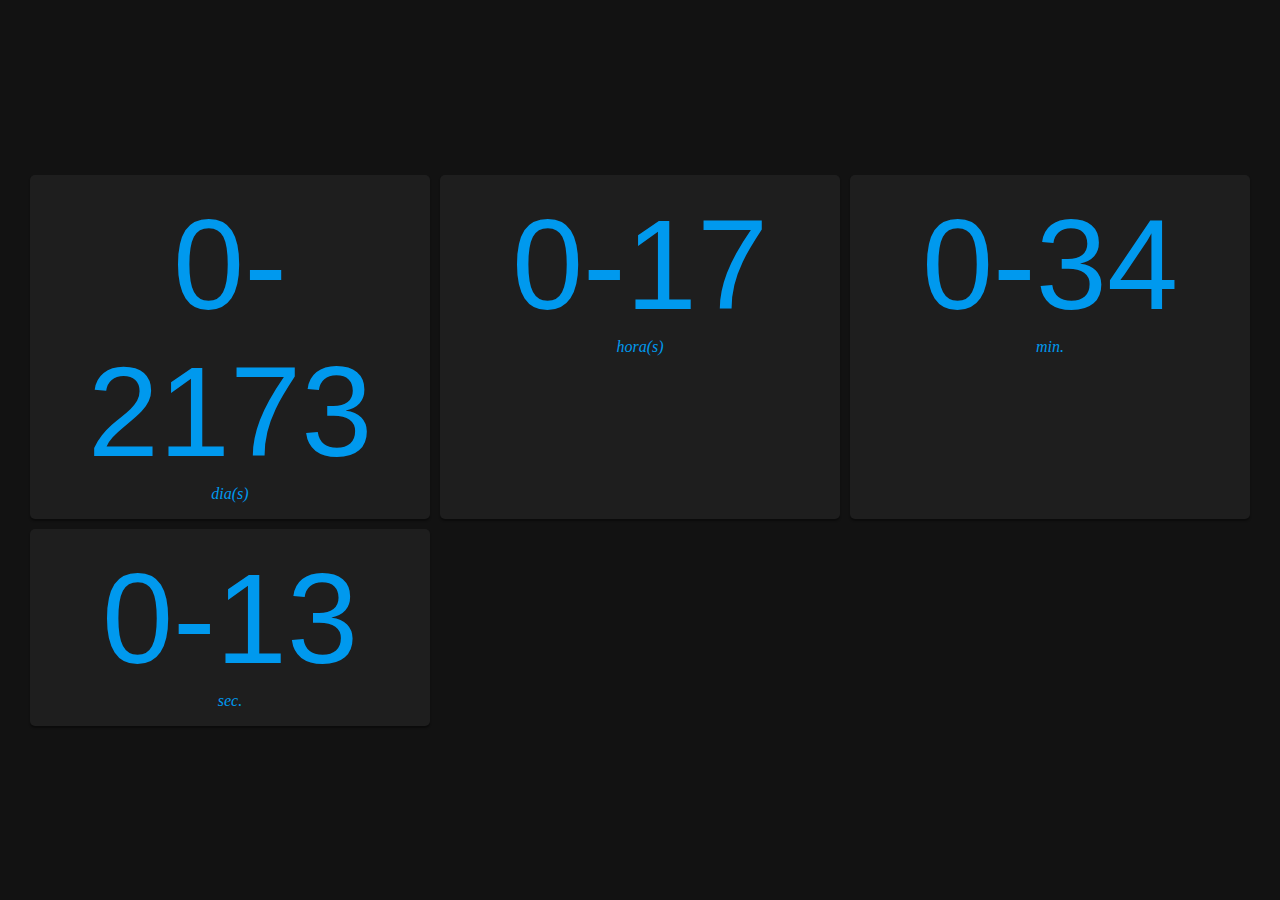
<file: index.html>
<!DOCTYPE html>
<html lang="en">
  <head>
    <meta charset="UTF-8" />
    <meta name="viewport" content="width=device-width, initial-scale=1.0" />
    <title>Countdown</title>
    <link rel="stylesheet" href="style.css" />
  </head>
  <body>
    <ul class="countdown">
      <li>
        <span data-time></span>
        <div>dia(s)</div>
      </li>
      <li>
        <span data-time></span>
        <div>hora(s)</div>
      </li>
      <li>
        <span data-time></span>
        <div>min.</div>
      </li>
      <li>
        <span data-time></span>
        <div>sec.</div>
      </li>
    </ul>
    <script type="module" src="script.js"></script>
  </body>
</html>
</file>
<file: style.css>
* {
    margin: 0px;
    padding: 0px;
  }
  
  li {
    list-style: none;
  }
  
  body {
    height: 100vh;
    background: #121212;
    display: grid;
    align-items: center;
  }
  
  .countdown {
    display: grid;
    grid-template-columns: repeat(auto-fit, minmax(280px, 400px));
    justify-content: center;
    gap: 10px;
    padding: 10px;
  }
  
  .countdown li {
    font-family: Georgia, "Times New Roman", Times, serif;
    font-style: italic;
    padding: 1rem;
    color: #09e;
    background: #1e1e1e;
    border-radius: 5px;
    box-shadow: 0 2px 2px rgba(0, 0, 0, 0.4);
    text-align: center;
  }
  
  .countdown li span {
    font-family: Arial, Helvetica, sans-serif;
    font-style: normal;
    font-size: 8rem;
  }
</file>
